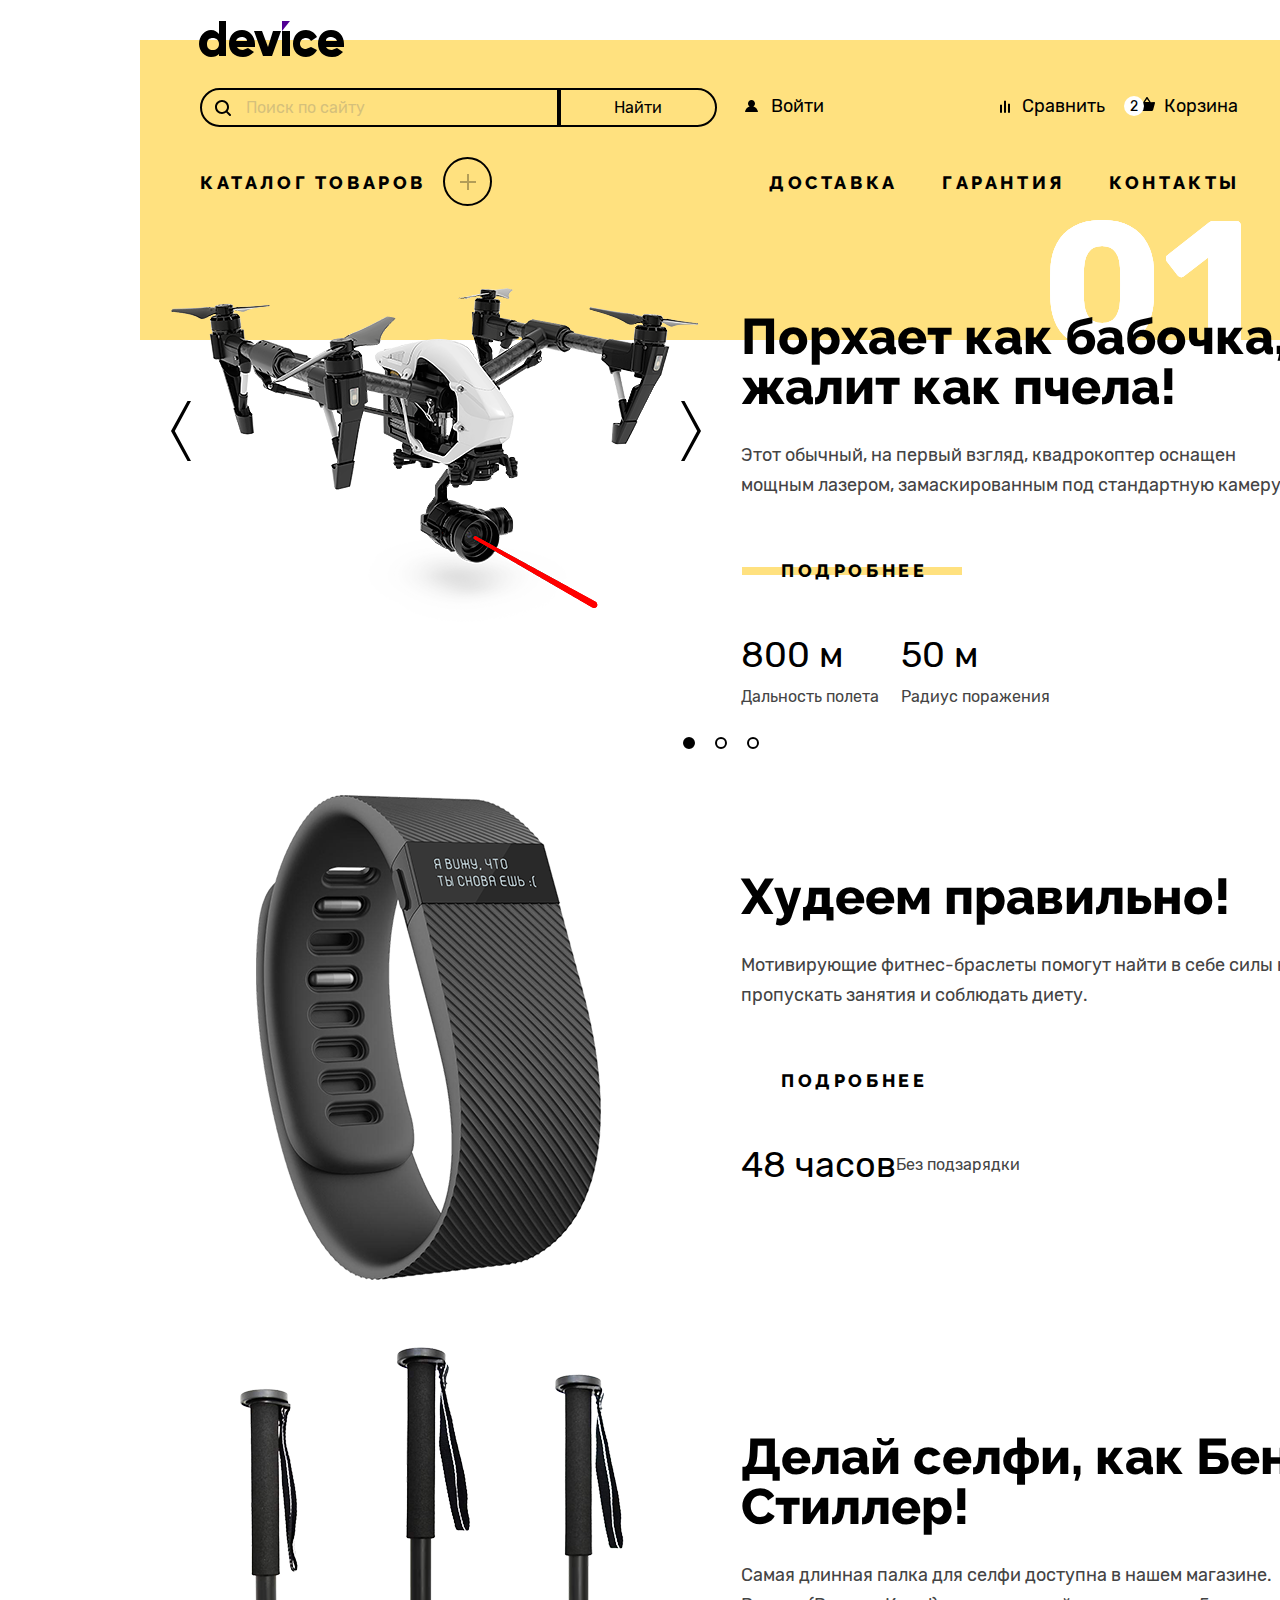
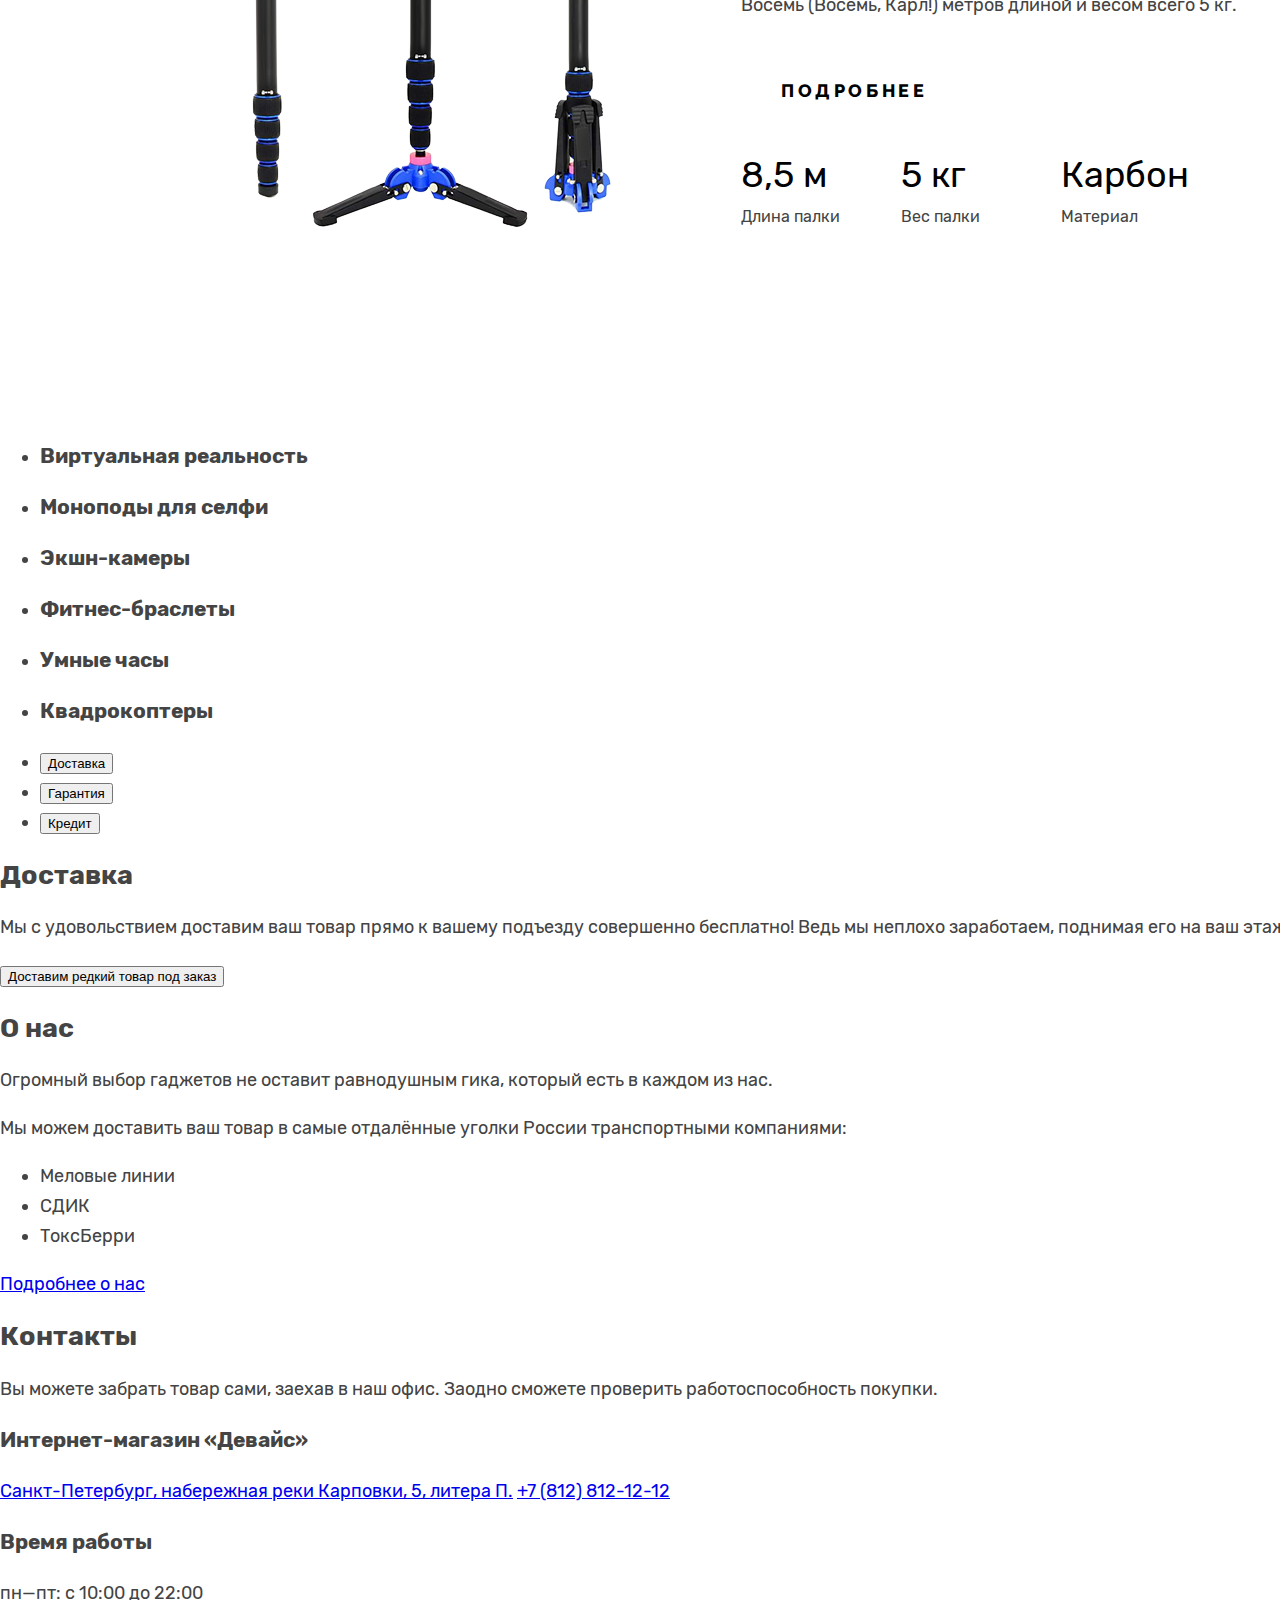
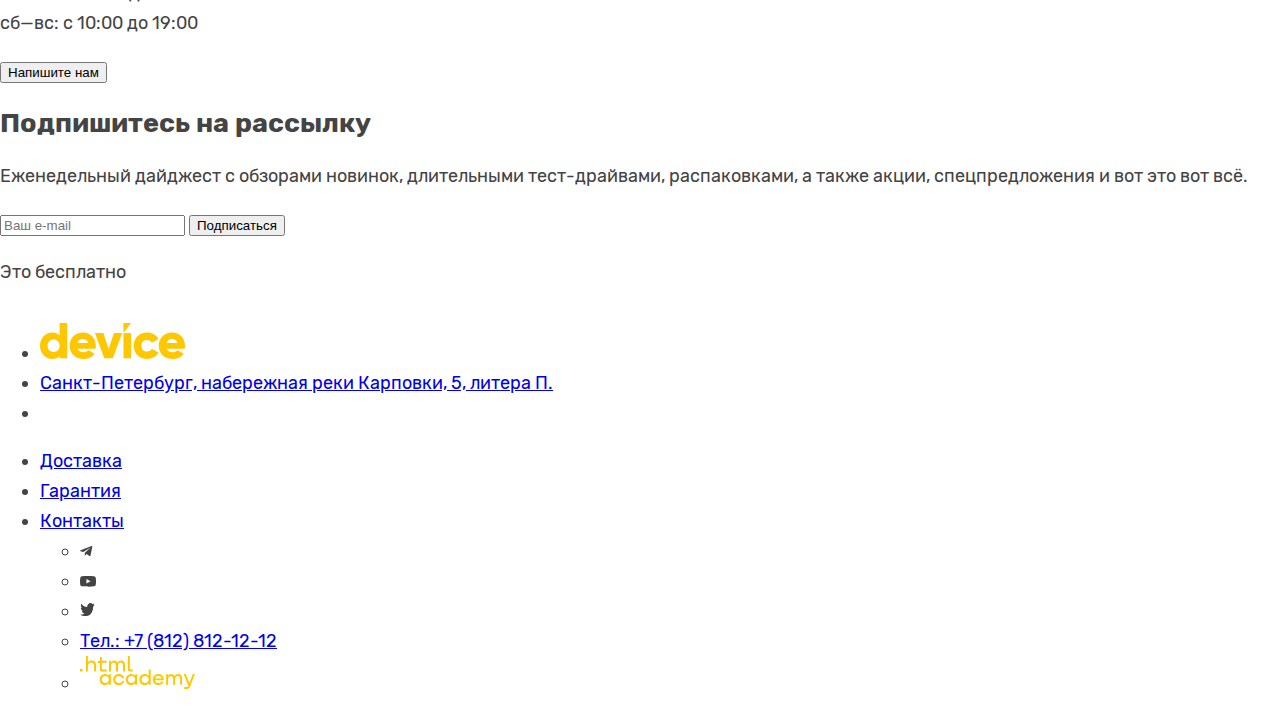
<file: index.html>
<!DOCTYPE html>
<html lang="ru">
  <head>
    <meta charset="utf-8">
    <title>HTML Academy: Девайс</title>
    <link rel="stylesheet" href="styles/styles.css">
  </head>
  <body>
    <header class="page-header">
      <a class="header-logo-link" href="#">
        <img src="images/svg/logo.svg" width="145" height="36" alt="Логотип Девайс">
      </a>
      <nav class="navigation">
        <div class="navigation-container">
          <form action="https://echo.htmlacademy.ru" method="get">
            <label class="navigation-form">
              <span class="visually-hidden">Поискавое поле</span>
              <input class="navigation-search" type="text" placeholder="Поиск по сайту" name="text">
              <button class="navigation-form-button" type="submit">
                <span class="navigation-text-button">Найти</span>
              </button>
            </label>
          </form>
          <a class="navigation-entrance-link" href="#">Войти</a>
          <ul class="navigation-list-index">
            <li>
              <a class="navigation-compare-link" href="#">Сравнить</a>
            </li>
            <li class="navigation-basket-itam">
              <a class="navigation-basket-link" href="#">Корзина</a>
              <div class="navigation-basket-itam">
                <div class="container-popover">
                  <ul class="popover-list">
                    <li class="popover-itam">
                      <div class="container-amateur">
                        <img class="popover-images" src="images/jpg/product.jpg" width="39" height="43" alt="Картинка сэлфи палка">
                        <p class="popover-text">Любительская<br>селфи-палка</p>
                      </div>
                      <button class="popover-botton" type="button">
                        <span class="visually-hidden">Удалить избранное</span>
                      </button>
                    </li>
                    <li class="popover-itam">
                      <div class="container-professional">
                        <img class="popover-images" src="images/jpg/product-1-small.jpg" width="39" height="43" alt="Картинка сэлфи палка">
                        <p class="popover-text">Профессиональная<br>селфи-палка</p>
                      </div>
                      <button class="popover-botton-product" type="button">
                        <span class="visually-hidden">Удалить избранное</span>
                      </button>
                    </li>
                  </ul>
                  <ul class="popover-list-text">
                    <li class="popover-itam">
                      <p class="popover-text">Товаров: 2</p>
                    </li>
                    <li class="popover-itam">
                      <p class="popover-text">Сумма: 2000 ₽</p>
                    </li>
                    <li class="popover-itam-botton">
                      <a class="popover-link" href="#">Открыть корзину</a>
                    </li>
                  </ul>
                </div>
              </div>
            </li>
          </ul>
        </div>
        <div class="navigation-container-group">
          <div class="container-group-toggler">
            <p class="navigation-text-group-toggler">Каталог товаров</p>
            <button class="group-toggler-button" type="button">
              <span class="visually-hidden">Открыть каталог таваров.</span>
              <div class="submenu-container">
                <div class="submenu-container-list">
                  <ul class="submenu">
                    <li class="submenu-itam">
                      <a class="submenu-link" href="">Виртуальная реальность</a>
                    </li>
                    <li class="submenu-itam">
                      <a class="submenu-link" href="">Моноподы для cелфи</a>
                    </li>
                    <li class="submenu-itam">
                      <a class="submenu-link" href="">Экшн-камеры</a>
                    </li>
                  </ul>
                  <ul class="submenu">
                    <li class="submenu-itam">
                      <a class="submenu-link" href="">Фитнес-браслеты</a>
                    </li>
                    <li class="submenu-itam">
                      <a class="submenu-link" href="">Умные часы</a>
                    </li>
                  </ul>
                  <ul class="submenu">
                    <li class="submenu-itam">
                      <a class="submenu-link" href="">Квадрокоптеры</a>
                    </li>
                  </ul>
                </div>
              </div>
            </button>
          </div>
          <ul class="navigation-list-group">
            <li class="navigation-item-group">
              <a class="navigation-link-group" href="#">Доставка</a>
            </li>
            <li class="navigation-item-group">
              <a class="navigation-link-group" href="#">Гарантия</a>
            </li>
            <li class="navigation-item-group">
              <a class="navigation-link-group" href="#contacts">Контакты</a>
            </li>
          </ul>
        </div>
      </nav>
    </header>
    <main>
      <section class="slider">
        <h1 class="visually-hidden">Главная страница электро товаров</h1>
        <article class='slider-container'>
          <h2 class="visually-hidden">Дрон</h2>
          <div class="slider-arrow">
            <button class="slider-button" type="button">
              <img class="arrow" src="images\svg\arrow-left.svg" width="20" height="60" alt="Предыдущий слайд">
            </button>
            <button class="slider-button" type="button">
              <img class="arrow" src="images/svg/arrow-right.svg" width="20" height="60" alt="Следущий слайд">
            </button>
            <div class="container-radio-button">
              <button class="button-radio_1" type="button">
                <span class="visually-hidden">Кнопка переключение слайдера</span>
              </button>
              <button class="button-radio" type="button">
                <span class="visually-hidden">Кнопка переключение слайдера</span>
              </button>
              <button class="button-radio" type="button">
                <span class="visually-hidden">Кнопка переключение слайдера</span>
              </button>
            </div>
          </div>
          <div class="slider-blok slider-one">
            <img alt="Самая популярная игрушка дрон" src="images/jpg/drone.png" width="560" height="560">
            <div class="container-slider-text">
              <strong class="slider-text-desc">Порхает как бабочка, жалит как пчела!</strong>
              <p class="slider-text">Этот обычный, на первый взгляд, квадрокоптер оснащен мощным лазером, замаскированным под стандартную камеру.</p>
              <a class="slider-link-button" href="#">Подробнее</a>
              <div class="container-characteristic-desc">
                <div class="container-characteristic">
                  <p class="characteristic-text">800 м</p>
                  <p class="slider-text-characteristic">Дальность полета</p>
                </div>
                <div class="container-characteristic">
                  <p class="characteristic-text">50 м</p>
                  <p class="slider-text-characteristic">Радиус поражения</p>
                </div>
              </div>
            </div>
          </div>
        </article>
        <article class='slider-container'>
          <h2 class="visually-hidden">фитнес-браслеты</h2>
          <div class="slider-blok slider-one">
            <img alt="фитнес-браслеты" src="images/jpg/slider-2.png" width="560" height="560">
            <div class="container-slider-text">
              <strong class="slider-text-desc">Худеем правильно!</strong>
              <p class="slider-text">Мотивирующие фитнес-браслеты помогут найти в себе силы не пропускать занятия и соблюдать диету.</p>
              <a class="slider-link-button" href="#">Подробнее</a>
              <div class="container-characteristic-desc">
                <p class="characteristic-text">48 часов</p>
                <p class="slider-text-characteristic">Без подзарядки</p>
              </div>
            </div>
          </div>
        </article>
        <article class='slider-container'>
          <h2 class="visually-hidden">палка для селфи</h2>
          <div class="slider-blok slider-one">
            <img class="slider-images" alt="фитнес-браслеты" src="images/jpg/slider-3.png" width="560" height="560">
            <div class="container-slider-text">
              <strong class="slider-text-desc">Делай селфи, как Бен Стиллер!</strong>
              <p class="slider-text">Самая длинная палка для селфи доступна в нашем магазине. Восемь (Восемь, Карл!) метров длиной и весом всего 5 кг.</p>
              <a class="slider-link-button" href="#">Подробнее</a>
              <div class="container-characteristic-desc">
                <div class="container-characteristic">
                  <p class="characteristic-text">8,5 м</p>
                  <p class="slider-text-characteristic">Длина палки</p>
                </div>
                <div class="container-characteristic">
                  <p class="characteristic-text">5 кг</p>
                  <p class="slider-text-characteristic">Вес палки</p>
                </div>
                <div class="container-characteristic">
                  <p class="characteristic-text">Карбон</p>
                  <p class="slider-text-characteristic">Материал</p>
                </div>
              </div>
            </div>
          </div>
        </article>
      </section>
      <section class="catalog-categories">
        <h2 class="visually-hidden">Выбор категории товаров</h2>
        <ul>
          <li>
            <h3>Виртуальная реальность</h3>
          </li>
          <li>
            <h3>Моноподы для селфи</h3>
          </li>
          <li>
            <h3>Экшн-камеры</h3>
          </li>
          <li>
            <h3>Фитнес-браслеты</h3>
          </li>
          <li>
            <h3>Умные часы</h3>
          </li>
          <li>
            <h3>Квадрокоптеры</h3>
          </li>
        </ul>
      </section>
      <section class="property">
        <div class="button-property-container">
          <ul>
            <li>
              <button type="button">Доставка</button>
            </li>
            <li>
              <button type="button">Гарантия</button>
            </li>
            <li>
              <button type="button">Кредит</button>
            </li>
          </ul>
        </div>
        <div>
          <h2>Доставка</h2>
          <p>Мы с удовольствием доставим ваш товар прямо к вашему подъезду совершенно бесплатно! Ведь мы неплохо заработаем, поднимая его на ваш этаж.</p>
        </div>
        <button type="button">Доставим редкий товар под заказ</button>
      </section>
      <section class="company-information">
        <article>
          <h2>О нас</h2>
          <p>Огромный выбор гаджетов не оставит равнодушным гика, который есть в каждом из нас.</p>
          <p>Мы можем доставить ваш товар в самые отдалённые уголки России транспортными компаниями:</p>
          <ul>
            <li>Меловые линии</li>
            <li>СДИК</li>
            <li>ТоксБерри</li>
          </ul>
          <a href="#">Подробнее о нас</a>
        </article>
        <article id="contacts">
          <h2>Контакты</h2>
          <p>Вы можете забрать товар сами, заехав в наш офис. Заодно сможете проверить работоспособность покупки.</p>
          <h3>Интернет-магазин «Девайс»</h3>
          <a href="#">Санкт-Петербург, набережная реки Карповки, 5, литера П.</a>
          <a href="tel:+78128121212">+7 (812) 812-12-12</a>
          <h3>Время работы</h3>
          <p>пн—пт: с 10:00 до 22:00<br>сб—вс: с 10:00 до 19:00</p>
          <button type="button">Напишите нам</button>
        </article>
      </section>
      <section class="subscride">
        <h2>Подпишитесь на рассылку</h2>
        <p>Еженедельный дайджест с обзорами новинок, длительными тест-драйвами, распаковками, а также акции, спецпредложения и вот это вот всё.</p>
        <form class="subscride-form" action="https://echo.htmlacademy.ru" method="post">
          <input class="field"  placeholder="Ваш e-mail" type="email" name="subscride-email" id="subscride-email" required>
          <button class="button-subscride" type="submit">Подписаться</button>
        </form>
        <p>Это бесплатно</p>
      </section>
    </main>
    <footer>
      <section>
        <h2 class="visually-hidden">Контактактная информация</h2>
        <ul>
          <li>
            <a href="#">
              <img src="images/svg/logo-footer.svg" width="145" height="36" alt="Логотип Девайс">
            </a>
          </li>
          <li>
            <a href="#">Санкт-Петербург, набережная реки Карповки, 5, литера П.</a>
          </li>
          <li>
            <span class="footer-decor"></span>
          </li>
        </ul>
        <ul>
          <li>
            <a href="#">Доставка</a>
          </li>
          <li>
            <a href="#">Гарантия</a>
          </li>
          <li>
            <a href="#contacts">Контакты</a>
          </li>
          <ul>
            <li>
              <a href="https://t.me/htmlacademy">
                <img src="images/svg/telegram.svg" width="13" height="11" alt="Сщцыальная сеть Телеграмм">
              </a>
            </li>
            <li>
              <a href="https://www.youtube.com/user/htmlacademyru">
                <img src="images/svg/youtube.svg" width="16" height="11" alt="Видео хостинг Ютуб">
              </a>
            </li>
            <li>
              <a href="https://twitter.com/htmlacademy_ru">
                <img src="images/svg/twitr.svg" width="15" height="14" alt="Социальная сеть Твитр">
              </a>
            </li>
          </ul>
          <ul>
            <li>
              <a href="tel:+78128121212">Тел.: +7 (812) 812-12-12</a>
            </li>
            <li>
              <a href="https://htmlacademy.ru/">
                <span class="visually-hidden">Логотип html.academy</span>
                <svg width="115" height="33" viewBox="0 0 115 33" fill="none" xmlns="http://www.w3.org/2000/svg">
                  <path d="M0 12.9V15.5H2.5V12.9H0Z" fill="#FFC700"/>
                  <path d="M11.6 4.5C10 4.5 8.8 5.2 8 6.2H7.9V0H5.9V15.5H7.9V10.2C7.9 8.1 9.2 6.6 11.2 6.6C13 6.6 14.1 8 14.1 9.8V15.5H16.1V9.4C16.2 6.4 14.3 4.5 11.6 4.5Z" fill="#FFC700"/>
                  <path d="M26.6 4.8H21.8V1.1H19.8V4.9H17.9V6.9H19.8V12.9C19.8 14.6 20.8 15.6 22.5 15.6H26.6V13.6H22.9C22.2 13.6 21.8 13.2 21.8 12.5V6.8H26.6V4.8Z" fill="#FFC700"/>
                  <path d="M41.1 4.6C39.5 4.6 38.2 5.4 37.6 6.7H37.5C36.9 5.5 35.7 4.6 34.1 4.6C32.7 4.6 31.6 5.4 31 6.4H30.9V4.8H29V15.4H31V10C31 8 32 6.5 33.6 6.5C35.1 6.5 36 7.5 36 9.1V15.4H38V9.8C38 7.4 39.4 6.5 40.6 6.5C42.1 6.5 43 7.5 43 9.1V15.4H45V8.9C45.1 6.4 43.6 4.6 41.1 4.6Z" fill="#FFC700"/>
                  <path d="M47.8 12.7C47.8 14.4 48.8 15.4 50.6 15.4H52.6V13.4H50.9C50.2 13.4 49.8 13 49.8 12.3V0H47.8V12.7Z" fill="#FFC700"/>
                  <path d="M28.9 19.7C28 18.6 26.7 17.9 25 17.9C21.9 17.9 19.6 20.2 19.6 23.5C19.6 26.8 21.9 29.1 25 29.1C26.8 29.1 28 28.3 28.8 27.2H28.9V28.8H30.9V18.2H28.9V19.7ZM25.3 27.1C23.1 27.1 21.7 25.5 21.7 23.5C21.7 21.5 23.1 19.9 25.3 19.9C27.5 19.9 28.9 21.5 28.9 23.5C28.9 25.4 27.5 27.1 25.3 27.1Z" fill="#FFC700"/>
                  <path d="M44.2 22C43.7 19.6 41.6 17.9 38.8 17.9C35.4 17.9 33.2 20.4 33.2 23.5C33.2 26.6 35.4 29.1 38.8 29.1C41.6 29.1 43.7 27.3 44.2 24.9H42.1C41.7 26.2 40.4 27.2 38.8 27.2C36.6 27.2 35.2 25.6 35.2 23.6C35.2 21.6 36.6 20 38.8 20C40.4 20 41.6 21 42.1 22.2H44.2V22Z" fill="#FFC700"/>
                  <path d="M55.1 19.7C54.2 18.6 52.9 17.9 51.2 17.9C48.1 17.9 45.8 20.2 45.8 23.5C45.8 26.8 48.1 29.1 51.2 29.1C53 29.1 54.2 28.3 55 27.2H55.1V28.8H57.1V18.2H55.1V19.7ZM51.5 27.1C49.3 27.1 47.9 25.5 47.9 23.5C47.9 21.5 49.3 19.9 51.5 19.9C53.7 19.9 55.1 21.5 55.1 23.5C55.1 25.4 53.6 27.1 51.5 27.1Z" fill="#FFC700"/>
                  <path d="M68.7 19.8C67.8 18.7 66.5 17.9 64.8 17.9C61.7 17.9 59.4 20.2 59.4 23.5C59.4 26.8 61.6 29.1 64.8 29.1C66.5 29.1 67.8 28.3 68.6 27.3H68.7V28.8H70.7V13.4H68.7V19.8ZM65.1 27.1C62.9 27.1 61.5 25.5 61.5 23.5C61.5 21.5 62.9 19.9 65.1 19.9C67.3 19.9 68.7 21.5 68.7 23.5C68.6 25.5 67.2 27.1 65.1 27.1Z" fill="#FFC700"/>
                  <path d="M78.3 17.9C75 17.9 72.8 20.4 72.8 23.5C72.8 26.5 74.9 29.1 78.3 29.1C80.8 29.1 82.8 27.8 83.5 25.5H81.4C80.9 26.5 79.8 27.1 78.4 27.1C76.5 27.1 75.1 25.8 75 24.2H83.8C84 20.6 81.8 17.9 78.3 17.9ZM78.3 19.8C80 19.8 81.3 20.8 81.6 22.4H75.1C75.4 20.9 76.6 19.8 78.3 19.8Z" fill="#FFC700"/>
                  <path d="M98.2 17.9C96.6 17.9 95.3 18.7 94.6 19.9H94.5C93.9 18.7 92.7 17.9 91.1 17.9C89.7 17.9 88.6 18.6 88 19.7V18.2H86.1V28.8H88.1V23.4C88.1 21.4 89.1 20 90.7 19.9C92.2 19.9 93.1 20.9 93.1 22.5V28.8H95.1V23.2C95.1 20.8 96.5 19.9 97.7 19.9C99.2 19.9 100.1 20.9 100.1 22.5V28.8H102.1V22.3C102.2 19.7 100.7 17.9 98.2 17.9Z" fill="#FFC700"/>
                  <path d="M109.4 27L105.8 18.1H103.6L108.4 29.7C108.1 30.6 107.7 30.9 106.7 30.9H104.2V32.9H106.7C108.5 32.9 109.5 32.1 110.2 30.3L114.9 18.1H112.8L109.4 27Z" fill="#FFC700"/>
                </svg>
              </a>
            </li>
          </ul>
        </ul>
      </section>
    </footer>
  </body>
</html>
</file>
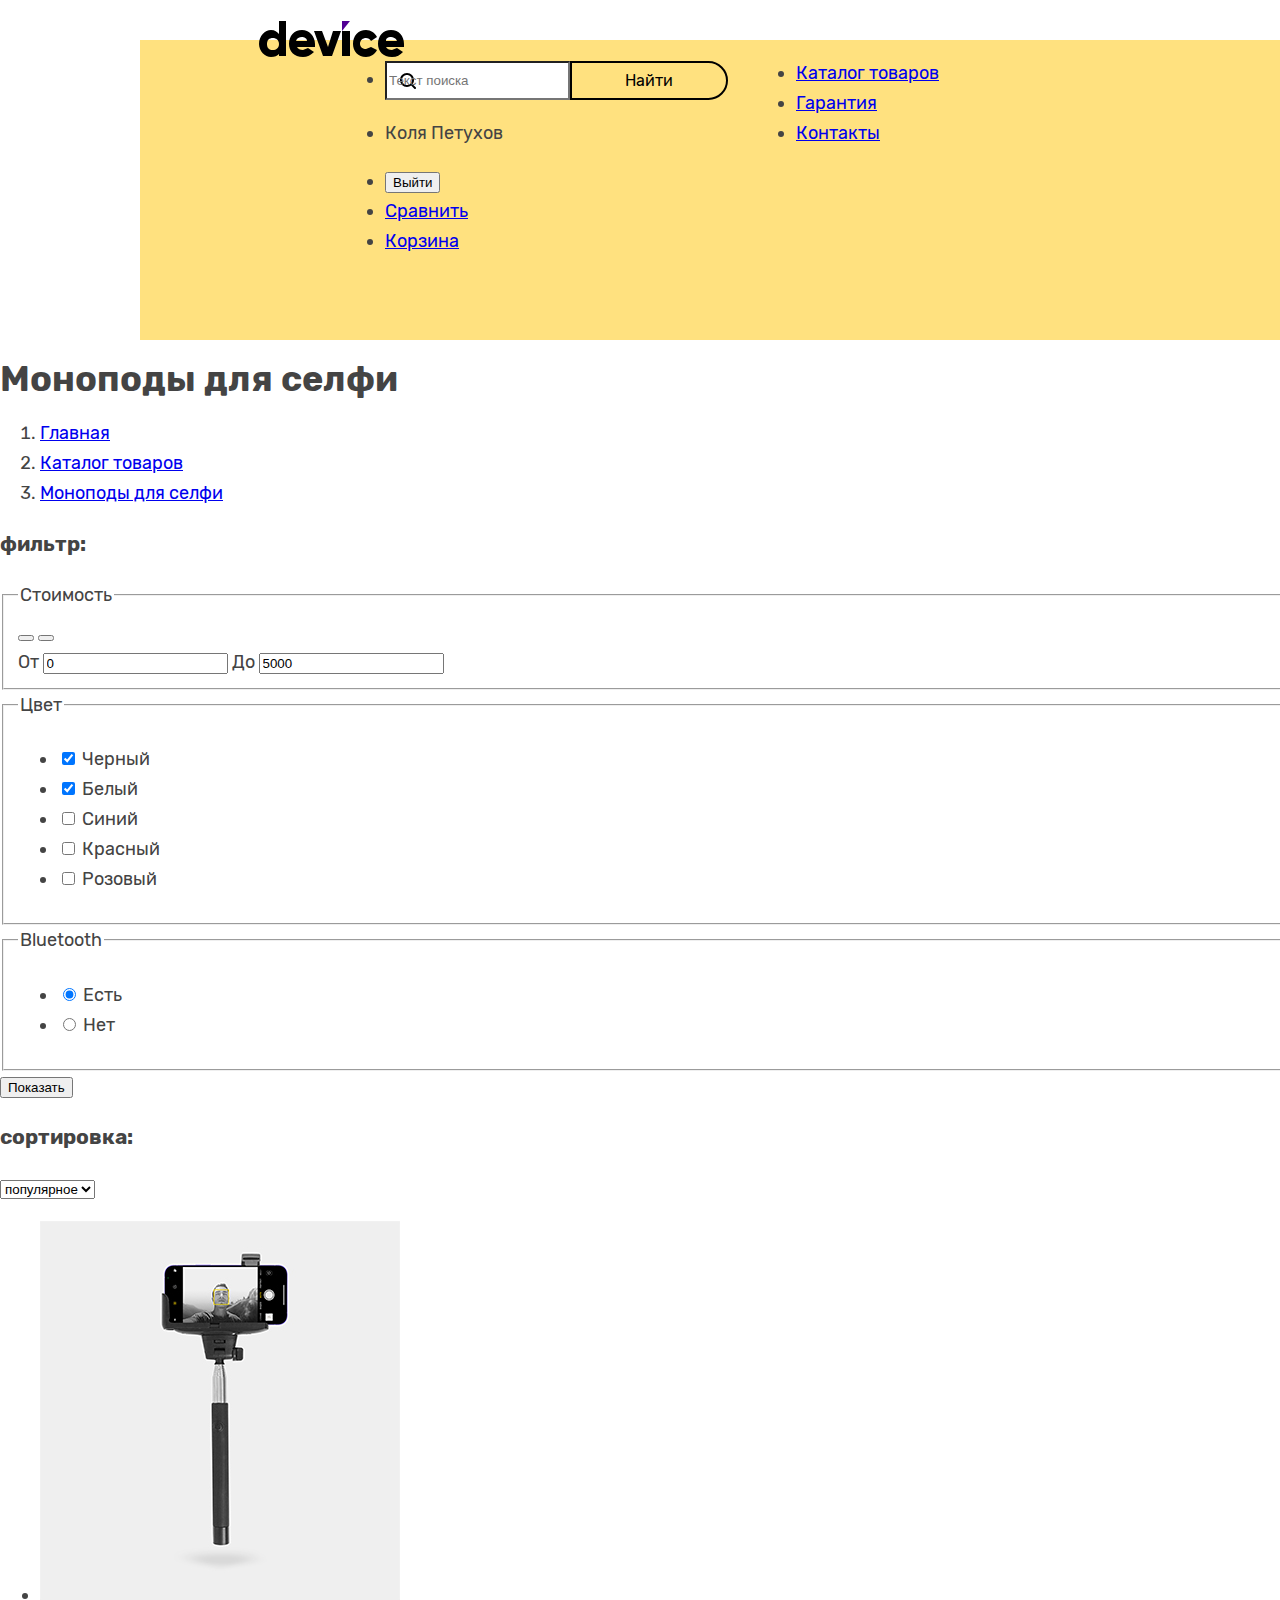
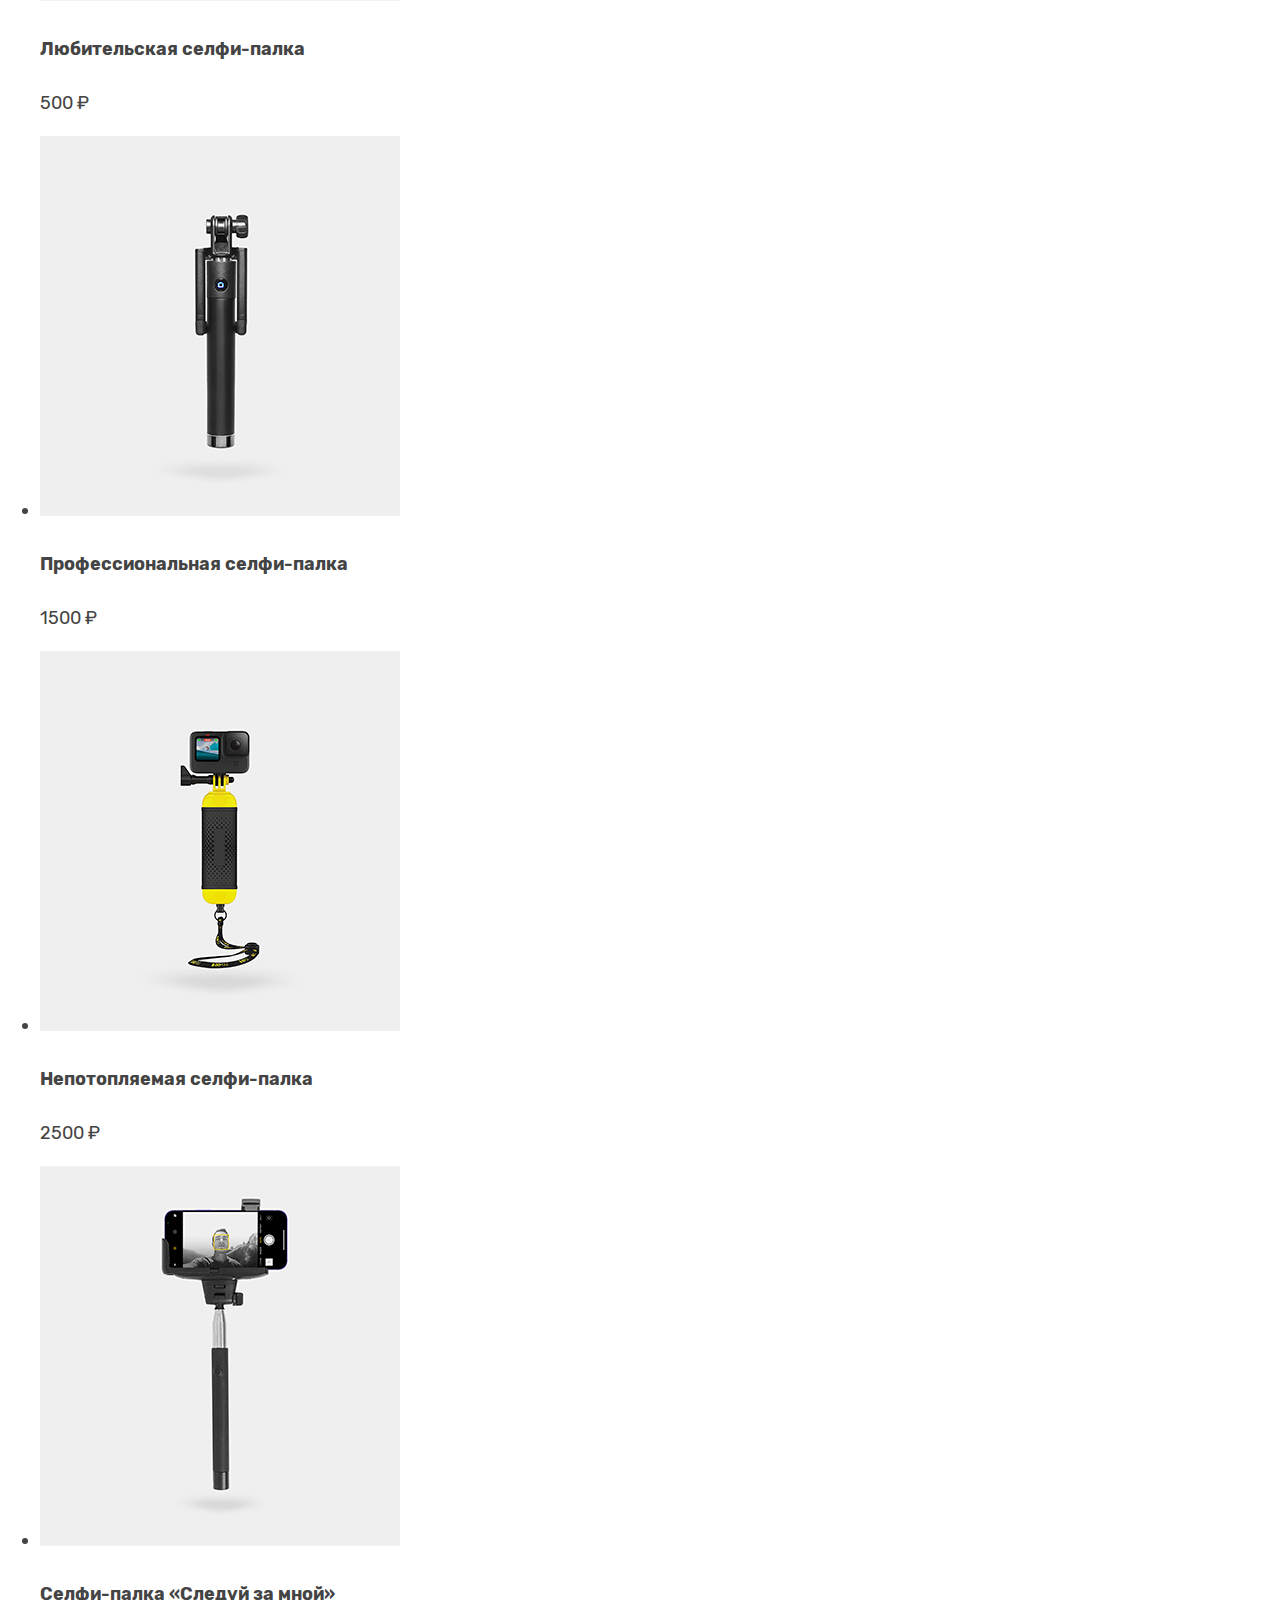
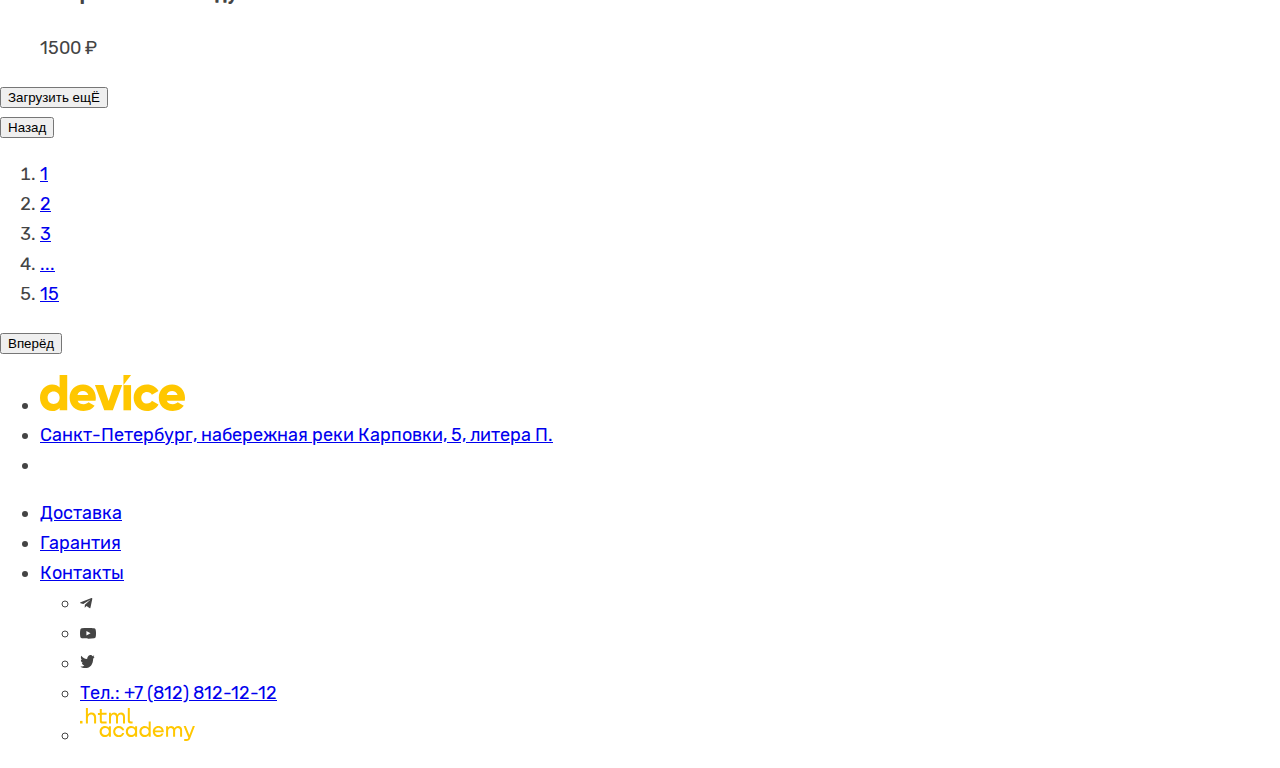
<file: catalog.html>
<!DOCTYPE html>
<html lang="ru">
  <head>
    <meta charset="utf-8">
    <title>HTML Academy: Девайс</title>
    <link rel="stylesheet" href="styles/styles.css">
  </head>
  <body>
    <header class="page-header">
      <nav class="navigation">
        <a class="header-logo-link" href="index.html">
          <img src="images/svg/logo.svg" width="145" height="36" alt="Логотип Девайс">
        </a>
        <ul class="navigation-list-main">
          <li>
            <form class="navigation-form">
              <input class="navigation-search-catalog" type="text" placeholder="Текст поиска">
              <button class="navigation-form-button" type="submit">
                <span class="navigation-text-button">Найти</span>
              </button>
            </form>
          </li>
          <li>
            <p>Коля Петухов</p>
          </li>
          <li>
            <button type="button">Выйти</button>
          </li>
          <li>
            <a href="#">Сравнить</a>
          </li>
          <li>
            <span class="visually-hidden">Количество избранного</span>
            <a href="#">Корзина</a>
          </li>
        </ul>
        <ul>
          <li>
            <a href="#">Каталог товаров</a>
          </li>
          <li>
            <a href="#">Гарантия</a>
          </li>
          <li>
            <a href="#">Контакты</a>
          </li>
        </ul>
      </nav>
    </header>
    <main class="main-catalog">
      <section class="breadcrumds">
        <h1 class="breadcrumds-title">Моноподы для селфи</h1>
        <ol>
          <li>
            <a href="index.html">Главная</a>
          </li>
          <li>
            <a href="#">Каталог товаров</a>
          </li>
          <li>
            <a href="#">Моноподы для селфи</a>
          </li>
        </ol>
      </section>
      <section class="filter">
        <h2 class="visually-hidden">Фильтры для выбора электро товара</h2>
        <form class="catalog-filter" action="https://echo.htmlacademy.ru" method="post">
          <h3 class="catalog-filte-title">фильтр:</h3>
          <fieldset class="catalog-filter-group">
            <legend>Стоимость</legend>
            <div class="range-bar">
              <button>
                <span class="visually-hidden">Изменить минимальную цену.</span>
              </button>
              <button>
                <span class="visually-hidden">Изменить максимальную цену.</span>
              </button>
            </div>
            <div>
              <label>
                <span>От</span>
                <input type="text" name="min" value="0">
              </label>
              <label>
                <span>До</span>
                <input type="text" name="max" value="5000">
              </label>
            </div>
          </fieldset>
          <fieldset>
            <legend>Цвет</legend>
            <ul>
              <li>
                <label>
                  <input type="checkbox" name="Swimming pool" checked>
                  <span>Черный</span>
                </label>
              </li>
              <li>
                <label>
                  <input type="checkbox" name="Parking space" checked>
                  <span>Белый</span>
                </label>
              </li>
              <li>
                <label>
                  <input type="checkbox" name="Wi-Fi">
                  <span>Синий</span>
                </label>
              </li>
              <li>
                <label>
                  <input type="checkbox" name="Wi-Fi">
                  <span>Красный</span>
                </label>
              </li>
              <li>
                <label>
                  <input type="checkbox" name="Wi-Fi">
                  <span>Розовый</span>
                </label>
              </li>
            </ul>
          </fieldset>
          <fieldset>
            <legend>Bluetooth</legend>
            <ul>
              <li>
                <label>
                  <input type="radio" name="product-group" value="care-products" checked>
                  <span>Есть</span>
                </label>
              </li>
              <li>
                <label>
                  <input type="radio" name="product-group" value="care-products">
                  <span>Нет</span>
                </label>
              </li>
            </ul>
          </fieldset>
          <button type="submit">Показать</button>
        </form>
      </section>
      <section class="sort">
        <h2 class="visually-hidden">Сщртировка электро товаров</h2>
        <div class="sort-container">
          <h3>сортировка:</h3>
          <select aria-label="Сортировка">
            <option value="cheap">популярное</option>
          </select>
        </div>
        <ul>
          <li>
            <img src="images/jpg/product-2.png" width="360" height="380" alt="Любительская селфи-палка">
            <h4>Любительская селфи-палка</h4>
            <p>500 ₽</p>
          </li>
          <li>
            <img src="images/jpg/product-1.png" width="360" height="380" alt="Профессиональная селфи-палка">
            <h4>Профессиональная селфи-палка</h4>
            <p>1500 ₽</p>
          </li>
          <li>
            <img src="images/jpg/product-4.png" width="360" height="380" alt="Непотопляемая селфи-палка">
            <h4>Непотопляемая селфи-палка</h4>
            <p>2500 ₽</p>
          </li>
          <li>
            <img src="images/jpg/product-2.png" width="360" height="380" alt="Селфи-палка «Следуй за мной»">
            <h4>Селфи-палка «Следуй за мной»</h4>
            <p>1500 ₽</p>
          </li>
        </ul>
        <button type="button">Загрузить ещЁ</button>
      </section>
      <section class="pagination">
        <button type="button">Назад</button>
        <ol>
          <li>
            <a href="#">1</a>
          </li>
          <li>
            <a href="#">2</a>
          </li>
          <li>
            <a href="#">3</a>
          </li>
          <li>
            <a href="#">...</a>
          </li>
          <li>
            <a href="#">15</a>
          </li>
        </ol>
        <button type="button">Вперёд</button>
      </section>
    </main>
    <footer>
      <section>
        <h2 class="visually-hidden">Контактактная информация</h2>
        <ul>
          <li>
            <a href="index.html">
              <img src="images/svg/logo-footer.svg" width="145" height="36" alt="Логотип Девайс">
            </a>
          </li>
          <li>
            <a href="#">Санкт-Петербург, набережная реки Карповки, 5, литера П.</a>
          </li>
          <li>
            <span class="footer-decor"></span>
          </li>
        </ul>
        <ul>
          <li>
            <a href="#">Доставка</a>
          </li>
          <li>
            <a href="#">Гарантия</a>
          </li>
          <li>
            <a href="#contacts">Контакты</a>
          </li>
          <ul>
            <li>
              <a href="https://t.me/htmlacademy">
                <img src="images/svg/telegram.svg" width="13" height="11" alt="Сщцыальная сеть Телеграмм">
              </a>
            </li>
            <li>
              <a href="https://www.youtube.com/user/htmlacademyru">
                <img src="images/svg/youtube.svg" width="16" height="11" alt="Видео хостинг Ютуб">
              </a>
            </li>
            <li>
              <a href="https://twitter.com/htmlacademy_ru">
                <img src="images/svg/twitr.svg" width="15" height="14" alt="Социальная сеть Твитр">
              </a>
            </li>
          </ul>
          <ul>
            <li>
              <a href="tel:+78128121212">Тел.: +7 (812) 812-12-12</a>
            </li>
            <li>
              <a href="https://htmlacademy.ru/">
                <span class="visually-hidden">Логотип html.academy</span>
                <svg width="115" height="33" viewBox="0 0 115 33" fill="none" xmlns="http://www.w3.org/2000/svg">
                  <path d="M0 12.9V15.5H2.5V12.9H0Z" fill="#FFC700"/>
                  <path d="M11.6 4.5C10 4.5 8.8 5.2 8 6.2H7.9V0H5.9V15.5H7.9V10.2C7.9 8.1 9.2 6.6 11.2 6.6C13 6.6 14.1 8 14.1 9.8V15.5H16.1V9.4C16.2 6.4 14.3 4.5 11.6 4.5Z" fill="#FFC700"/>
                  <path d="M26.6 4.8H21.8V1.1H19.8V4.9H17.9V6.9H19.8V12.9C19.8 14.6 20.8 15.6 22.5 15.6H26.6V13.6H22.9C22.2 13.6 21.8 13.2 21.8 12.5V6.8H26.6V4.8Z" fill="#FFC700"/>
                  <path d="M41.1 4.6C39.5 4.6 38.2 5.4 37.6 6.7H37.5C36.9 5.5 35.7 4.6 34.1 4.6C32.7 4.6 31.6 5.4 31 6.4H30.9V4.8H29V15.4H31V10C31 8 32 6.5 33.6 6.5C35.1 6.5 36 7.5 36 9.1V15.4H38V9.8C38 7.4 39.4 6.5 40.6 6.5C42.1 6.5 43 7.5 43 9.1V15.4H45V8.9C45.1 6.4 43.6 4.6 41.1 4.6Z" fill="#FFC700"/>
                  <path d="M47.8 12.7C47.8 14.4 48.8 15.4 50.6 15.4H52.6V13.4H50.9C50.2 13.4 49.8 13 49.8 12.3V0H47.8V12.7Z" fill="#FFC700"/>
                  <path d="M28.9 19.7C28 18.6 26.7 17.9 25 17.9C21.9 17.9 19.6 20.2 19.6 23.5C19.6 26.8 21.9 29.1 25 29.1C26.8 29.1 28 28.3 28.8 27.2H28.9V28.8H30.9V18.2H28.9V19.7ZM25.3 27.1C23.1 27.1 21.7 25.5 21.7 23.5C21.7 21.5 23.1 19.9 25.3 19.9C27.5 19.9 28.9 21.5 28.9 23.5C28.9 25.4 27.5 27.1 25.3 27.1Z" fill="#FFC700"/>
                  <path d="M44.2 22C43.7 19.6 41.6 17.9 38.8 17.9C35.4 17.9 33.2 20.4 33.2 23.5C33.2 26.6 35.4 29.1 38.8 29.1C41.6 29.1 43.7 27.3 44.2 24.9H42.1C41.7 26.2 40.4 27.2 38.8 27.2C36.6 27.2 35.2 25.6 35.2 23.6C35.2 21.6 36.6 20 38.8 20C40.4 20 41.6 21 42.1 22.2H44.2V22Z" fill="#FFC700"/>
                  <path d="M55.1 19.7C54.2 18.6 52.9 17.9 51.2 17.9C48.1 17.9 45.8 20.2 45.8 23.5C45.8 26.8 48.1 29.1 51.2 29.1C53 29.1 54.2 28.3 55 27.2H55.1V28.8H57.1V18.2H55.1V19.7ZM51.5 27.1C49.3 27.1 47.9 25.5 47.9 23.5C47.9 21.5 49.3 19.9 51.5 19.9C53.7 19.9 55.1 21.5 55.1 23.5C55.1 25.4 53.6 27.1 51.5 27.1Z" fill="#FFC700"/>
                  <path d="M68.7 19.8C67.8 18.7 66.5 17.9 64.8 17.9C61.7 17.9 59.4 20.2 59.4 23.5C59.4 26.8 61.6 29.1 64.8 29.1C66.5 29.1 67.8 28.3 68.6 27.3H68.7V28.8H70.7V13.4H68.7V19.8ZM65.1 27.1C62.9 27.1 61.5 25.5 61.5 23.5C61.5 21.5 62.9 19.9 65.1 19.9C67.3 19.9 68.7 21.5 68.7 23.5C68.6 25.5 67.2 27.1 65.1 27.1Z" fill="#FFC700"/>
                  <path d="M78.3 17.9C75 17.9 72.8 20.4 72.8 23.5C72.8 26.5 74.9 29.1 78.3 29.1C80.8 29.1 82.8 27.8 83.5 25.5H81.4C80.9 26.5 79.8 27.1 78.4 27.1C76.5 27.1 75.1 25.8 75 24.2H83.8C84 20.6 81.8 17.9 78.3 17.9ZM78.3 19.8C80 19.8 81.3 20.8 81.6 22.4H75.1C75.4 20.9 76.6 19.8 78.3 19.8Z" fill="#FFC700"/>
                  <path d="M98.2 17.9C96.6 17.9 95.3 18.7 94.6 19.9H94.5C93.9 18.7 92.7 17.9 91.1 17.9C89.7 17.9 88.6 18.6 88 19.7V18.2H86.1V28.8H88.1V23.4C88.1 21.4 89.1 20 90.7 19.9C92.2 19.9 93.1 20.9 93.1 22.5V28.8H95.1V23.2C95.1 20.8 96.5 19.9 97.7 19.9C99.2 19.9 100.1 20.9 100.1 22.5V28.8H102.1V22.3C102.2 19.7 100.7 17.9 98.2 17.9Z" fill="#FFC700"/>
                  <path d="M109.4 27L105.8 18.1H103.6L108.4 29.7C108.1 30.6 107.7 30.9 106.7 30.9H104.2V32.9H106.7C108.5 32.9 109.5 32.1 110.2 30.3L114.9 18.1H112.8L109.4 27Z" fill="#FFC700"/>
                </svg>
              </a>
            </li>
          </ul>
        </ul>
      </section>
    </footer>
  </body>
</html>
</file>
<file: styles/styles.css>
@font-face {
  font-family: "Rubik";
  font-style: normal;
  font-weight: 400;
  src: url("../fonts/rubik/rubik-400.woff2") format("woff2");
  font-display: swap;
}

@font-face {
  font-family: "Rubik";
  font-style: normal;
  font-weight: 700;
  src: url("../fonts/rubik/rubik-700.woff2") format("woff2");
  font-display: swap;
}

@font-face {
  font-family: "Raleway";
  font-style: normal;
  font-weight: 800;
  src: url("../fonts/raleway/raleway-800.woff2") format("woff2");
  font-display: swap;
}

html {
  height: 100%;
}

body {
  display: flex;
  min-width: 1440px;
  height: 100%;
  margin: 0 auto;
  flex-direction: column;
  font-weight: 400;
  font-size: 18px;
  line-height: 30px;
  font-family: "Rubik", sans-serif;
  color: #444444;
  background: #FFFFFF;
}

.visually-hidden {
  position: absolute;
  width: 1px;
  height: 1px;
  margin: -1px;
  padding: 0;
  border: 0;
  clip: rect(0 0 0 0);
  overflow: hidden;
}

.header-logo-link:hover,
.navigation-entrance-link:hover,
.navigation-compare-link:hover,
.navigation-basket-link:hover,
.navigation-link-group:hover
.submenu-link:hover,
.popover-botton:hover,
.popover-botton-product:hover,
.container-amateur:hover,
.container-professional:hover,
.slider-button:hover,
.button-radio_1:hover,
.button-radio:hover {
  opacity: 0.6;
  outline: none;
}

.header-logo-link:active,
.navigation-entrance-link:active,
.navigation-compare-link:active,
.navigation-basket-link:active,
.navigation-link-group:active,
.navigation-text-button:active,
.submenu-link:active,
.popover-botton:active,
.popover-botton-product:active,
.popover-link:active,
.container-amateur:active,
.container-professional:active,
.slider-button:active,
.button-radio_1:active,
.button-radio:active {
  opacity: 0.3;
  outline: none;
}

.header-logo-link:focus-visible,
.navigation-entrance-link:focus-visible,
.navigation-compare-link:focus-visible,
.navigation-basket-link:focus-visible,
.navigation-link-group:focus-visible,
.container-group-toggler:focus-within,
.navigation-form-button:focus-visible,
.navigation-search:focus,
.navigation-search-catalog:focus,
.submenu-link:focus,
.popover-botton:focus,
.popover-botton-product:focus,
.popover-link:focus,
.container-amateur:focus,
.container-professional:focus,
.slider-link-button:focus,
.slider-button:focus,
.button-radio_1:focus,
.button-radio:focus {
  outline: 2px solid #AF4FFF;
}

.popover-link:hover,
.slider-link-button:hover {
  background: #FFE17F;
  outline: none;
}

.group-toggler-button:hover {
  opacity: 1;
}

.navigation-search:disabled,
.navigation-search-catalog:disabled,
.popover-link:disabled,
.slider-link-button:disabled,
.slider-button:disabled,
.button-radio_1:disabled,
.button-radio:disabled {
  opacity: 0.3;
}

.navigation-search::placeholder {
  opacity: 0.3;
}

.slider-link-button:active {
  background: #FFCC33;
  outline: none;
}

/* header*/
.page-header {
  width: 1160px;
  min-height: 300px;
  margin: 0 auto;
  margin-top: 40px;
  background: #FFE17F;
}

.navigation {
  display: flex;
  flex-wrap: wrap;
  width: 1040px;
  margin: 0 auto;
}

.navigation-container {
  display: flex;
  flex-wrap: wrap;
  min-height: 40px;
  margin-bottom: 30px;
}

.header-logo-link {
  position: relative;
  bottom: 19px;
  left: 59px;
  outline-style: none;
}

.navigation-form {
  display: flex;
  height: 39px;
  margin-top: 3px;
}

.navigation-search {
  display: block;
  width: 300px;
  padding-left: 44px;
  padding-right: 11px;
  font-family: 'Rubik';
  font-weight: 400;
  font-size: 16px;
  line-height: 20px;
  color: #000000;
  background: transparent;
  border: 2px solid #000000;
  border-radius: 50px 0 0 50px;
}

.navigation-search,
.navigation-search-catalog {
  background-image: url("../images/svg/magnifier.svg");
  background-repeat: no-repeat;
  background-position-x: 13px;
  background-position-y: 10px;
}

.navigation-form-button {
  display: block;
  width: 158px;
  margin-right: 28px;
  font-family: 'Rubik';
  font-size: 16px;
  line-height: 20px;
  text-align: center;
  color: #000000;
  background: transparent;
  border: 2px solid #000000;
  border-radius: 0 50px 50px 0;
  text-decoration: none;
  cursor: pointer;
}

.navigation-form-button:hover {
  color: #FFFFFF;
  background: #000000;
}

.navigation-form-button:active {
  color: #FFFFFF;
  background: #000000;
}

.navigation-entrance-link {
  display: inline-block;
  min-width: 79px;
  margin: auto 0;
  margin-right: 176px;
  font-family: 'Rubik';
  font-size: 18px;
  line-height: 30px;
  text-align: right;
  color: #000000;
  cursor: pointer;
  text-decoration: none;
}

.navigation-entrance-link {
  position: relative;
  background-image: url("../images/svg/figure.svg");
  background-repeat: no-repeat;
  background-position: center;
  background-position-x: left;
}

.navigation-list-index {
  display: flex;
  flex-wrap: wrap;
  min-width: 238px;
  margin: auto 0;
  padding: 0;
  list-style: none;
}

.navigation-compare-link {
  display: block;
  min-width: 105px;
  margin: 0;
  margin-right: 17px;
  font-family: 'Rubik';
  font-size: 18px;
  line-height: 30px;
  text-align: right;
  color: #000000;
  cursor: pointer;
  text-decoration: none;
}

.navigation-compare-link {
  position: relative;
  background-image: url("../images/svg/сompare.svg");
  background-repeat: no-repeat;
  background-position-y: center;
}
/* поповер */
.navigation-basket-itam .container-popover {
  display: none;
}

.navigation-basket-itam:hover .container-popover {
  display: block;
}

.navigation-basket-itam {
  width: 105px;
  outline: none;
}

.container-popover {
  position: absolute;
  width: 320px;
  top: 120px;
  margin-left: -115px;
  background: #000000;
  z-index: 2;
}

.popover-list {
  padding: 0;
  padding-left: 20px;
  padding-top: 20px;
  list-style: none;
}

.popover-itam {
  display: flex;
  flex-wrap: wrap;
}

.container-amateur {
  display: flex;
  flex-wrap: wrap;
  width: 183px;
  margin-right: 87px;
  margin-bottom: 41px;
  cursor: pointer;
}

.popover-images {
  margin-right: 23px;
}

.popover-text {
  display: block;
  margin: 0;
  font-family: 'Rubik';
  font-weight: 400;
  font-size: 16px;
  line-height: 20px;
  color: #FFFFFF;
}

.popover-botton {
  display: block;
  width: 10px;
  height: 10px;
  margin-right: 20px;
  padding: 0;
  border: none;
  background: #000000;
  cursor: pointer;
}

.popover-botton::after{
  position: absolute;
  content: "";
  top: 24px;
  right: 20px;
  width: 10px;
  height: 2px;
  background: #FFFFFF;
  transform: rotate(45deg);
}

.popover-botton::before{
  position: absolute;
  content: "";
  top: 24px;
  right: 20px;
  width: 10px;
  height: 2px;
  background: #FFFFFF;
  transform: rotate(-45deg);
}

.container-professional {
  display: flex;
  flex-wrap: wrap;
  width: 213px;
  margin-right: 57px;
  margin-bottom: 21px;
  cursor: pointer;
}

.popover-botton-product {
  display: block;
  width: 10px;
  height: 10px;
  margin-right: 20px;
  padding: 0;
  border: none;
  background: #000000;
  cursor: pointer;
}

.popover-botton-product::after{
  position: absolute;
  content: "";
  top: 107px;
  right: 20px;
  width: 10px;
  height: 2px;
  background: #FFFFFF;
  transform: rotate(45deg);
}

.popover-botton-product::before{
  position: absolute;
  content: "";
  top: 107px;
  right: 20px;
  width: 10px;
  height: 2px;
  background: #FFFFFF;
  transform: rotate(-45deg);
}

.popover-list-text {
  display: flex;
  flex-wrap: wrap;
  min-height: 44px;
  padding: 0 20px;
  justify-content: space-between;
}

.popover-itam {
  margin: auto 0;
}

.popover-link {
  display: block;
  min-width: 280px;
  margin-top: 20px;
  margin-bottom: 20px;
  padding: 14.5px 0;
  font-family: 'Raleway';
  font-weight: 800;
  font-size: 18px;
  line-height: 21px;
  letter-spacing: 0.2em;
  text-transform: uppercase;
  color: #000000;
  text-align: center;
  text-decoration: none;
  background: #FFFFFF;
}

.navigation-basket-itam:hover {
  display: block;
  flex-wrap: wrap;
  justify-content: space-between;
}

.navigation-basket-link {
  display: block;
  min-width: 116px;
  margin: 0;
  font-family: 'Rubik';
  font-size: 18px;
  line-height: 30px;
  text-align: right;
  color: #000000;
  cursor: pointer;
  text-decoration: none;
}

.navigation-basket-link {
  position: relative;
  background-image: url("../images/svg/basket.svg");
  background-repeat: no-repeat;
  background-position-y: 6px;
  background-position-x: 17px;
}

.navigation-basket-link::before {
  position: absolute;
  content: "";
  width: 20px;
  height: 20px;
  bottom: 5px;
  left: 2px;
  border-radius: 100%;
  background: #FFFFFF;
}

.navigation-basket-link::after {
  position: absolute;
  content: "2";
  right: 100px;
  bottom: 6px;
  font-family: 'Rubik';
  font-style: normal;
  font-weight: 400;
  font-size: 14px;
  line-height: 17px;
}

.navigation-container-group {
  display: flex;
  flex-wrap: wrap;
  min-height: 50px;
}

.container-group-toggler {
  display: flex;
  flex-wrap: wrap;
  min-width: 293px;
  margin-right: 276px;
  text-transform: uppercase;
  z-index: 3;
}

.navigation-text-group-toggler {
  display: block;
  min-width: 243px;
  margin: auto 0;
  padding: 0;
  font-family: 'Raleway';
  font-weight: 800;
  font-size: 18px;
  line-height: 21px;
  letter-spacing: 0.2em;
  color: #000000;
}

.group-toggler-button {
  width: 49px;
  height: 49px;
  background: transparent;
  border: 2px solid #000000;
  border-radius: 100%;
  outline: none;
  cursor: pointer;
}

.group-toggler-button{
  position: relative;
  background-image: url("../images/svg/plus.svg");
  background-repeat: no-repeat;
  background-position: center;
}

/* меню каталога */
.group-toggler-button .submenu-container {
  display: none;
}

.submenu-container {
  position: relative;
  right: 310px;
  top: 30px;
  width: 1160px;
  height: 180px;
  background: #FFE17F;
  z-index: -1;
}

.submenu-container-list {
  display: flex;
  flex-wrap: wrap;
  width: 660px;
  margin-top: 10px;
  margin-left: 40px;
}

.submenu {
  width: 200px;
  margin-left: 20px;
  padding: 0;
  list-style: none;
}

.submenu-itam {
  margin-bottom: 20px;
  text-align: left;
}

.submenu-link {
  font-family: 'Rubik';
  font-weight: 400;
  font-size: 16px;
  line-height: 18px;
  color: #000000;
  text-decoration: none;
}

.group-toggler-button:active .submenu-container,
.group-toggler-button:focus-within .submenu-container {
  display: block;
}

.navigation-list-group {
  display: flex;
  flex-wrap: wrap;
  width: 471px;
  margin: 0;
  padding: 0;
  justify-content: space-between;
  list-style: none;
  text-transform: uppercase;
}

.navigation-item-group {
  margin: auto 0;
}

.navigation-link-group {
  display: block;
  font-family: 'Raleway';
  font-weight: 800;
  font-size: 18px;
  line-height: 21px;
  letter-spacing: 0.2em;
  color: #000000;
  text-decoration: none;
}
/* main */
.slider {
  position: relative;
  bottom: 150px;
  width: 1160px;
  margin: 0 auto;
}

.slider-one::before {
  position: absolute;
  content: "01";
  top: 82px;
  right: 48px;
  font-family: 'Rubik';
  font-weight: 700;
  font-size: 180px;
  line-height: 30px;
  color: #FFFFFF;
}

.slider-arrow {
  display: flex;
  position: absolute;
  width: 570px;
  margin: 0;
  padding: 0;
  left: 11px;
  top: 210px;
  justify-content: space-between;
}

.slider-button {
  border: none;
  background: transparent;
}

.arrow {
  padding: 0 14px;
  cursor: pointer;
}

.container-slider-text {
  display: block;
  width: 560px;
  margin-left: 41px;
  margin-top: 122px;
  text-align: left;
  z-index: 1;
}

.slider-blok {
  display: flex;
}

.slider-blok::after {
  position: absolute;
  content: "";
  width: 220px;
  height: 8px;
  top: 377px;
  right: 338px;
  background: #FFE17F;
}

.slider-text-desc {
  display: block;
  margin-bottom: 28px;
  font-family: 'Raleway';
  font-weight: 800;
  font-size: 50px;
  line-height: 50px;
  color: #000000;
  z-index: 3;
}

.slider-text {
  display: block;
  margin: 0;
  margin-bottom: 56px;
  color: #444444;
}

.slider-link-button {
  padding: 3px 40px;
  font-family: 'Raleway';
  font-weight: 800;
  font-size: 18px;
  line-height: 21px;
  letter-spacing: 0.2em;
  color: #000000;
  text-transform: uppercase;
  text-decoration: none;
}

.container-characteristic-desc {
  display: flex;
  margin-top: 54px;
}

.container-characteristic {
  min-width: 160px;
}

.characteristic-text {
  display: block;
  margin: 0;
  margin-bottom: 12px;
  font-family: 'Rubik';
  font-weight: 400;
  font-size: 36px;
  line-height: 30px;
  color: #000000;
}

.slider-text-characteristic {
  display: block;
  margin: 0;
  font-size: 16px;
}

.container-radio-button {
  display: flex;
  position: absolute;
  gap: 20px;
  top: 337px;
  right: -38px;
}

.button-radio_1 {
  padding: 4px;
  border-radius: 100%;
  background: #000000;
  border: 2px solid #000000;
}

.button-radio {
  padding: 4px;
  border-radius: 100%;
  background: transparent;
  border: 2px solid #000000;
  cursor: pointer;
}

.button-radio {
  padding: 4px;
  border-radius: 100%;
  background: transparent;
  border: 2px solid #000000;
  cursor: pointer;
  z-index: 2;
}

/*
.slider-radio + label {
  display: inline-block;
  width: 12px;
  height: 12px;
  border-radius: 8px;
  border: 2px solid #000000;
  cursor: pointer;
  z-index: 100;
  position: relative;
  margin-right: 20px;
  top: 96%;
}

.slider-radio + label:hover {
  background: rgba(250, 250, 250, 0.8);
}

.slider-radio:checked + label {
  background: #000000;
}

.slider-blok {
  position: absolute;
  top: 0;
  left: 0;
  right: 0;
  bottom: 0;
  z-index: 0;
  visibility: hidden;
  opacity: 0;
  transition: opacity 0.8s ease-out 0.1s, visibility 0.1s ease-out 0.9s;
}

.slider-radio:checked + label + .slider-blok {
  visibility: visible;
  opacity: 1;
  transition: opacity 0.8s ease-out 0.1s, visibility 0.1s ease-out 0s;
}
</file>
